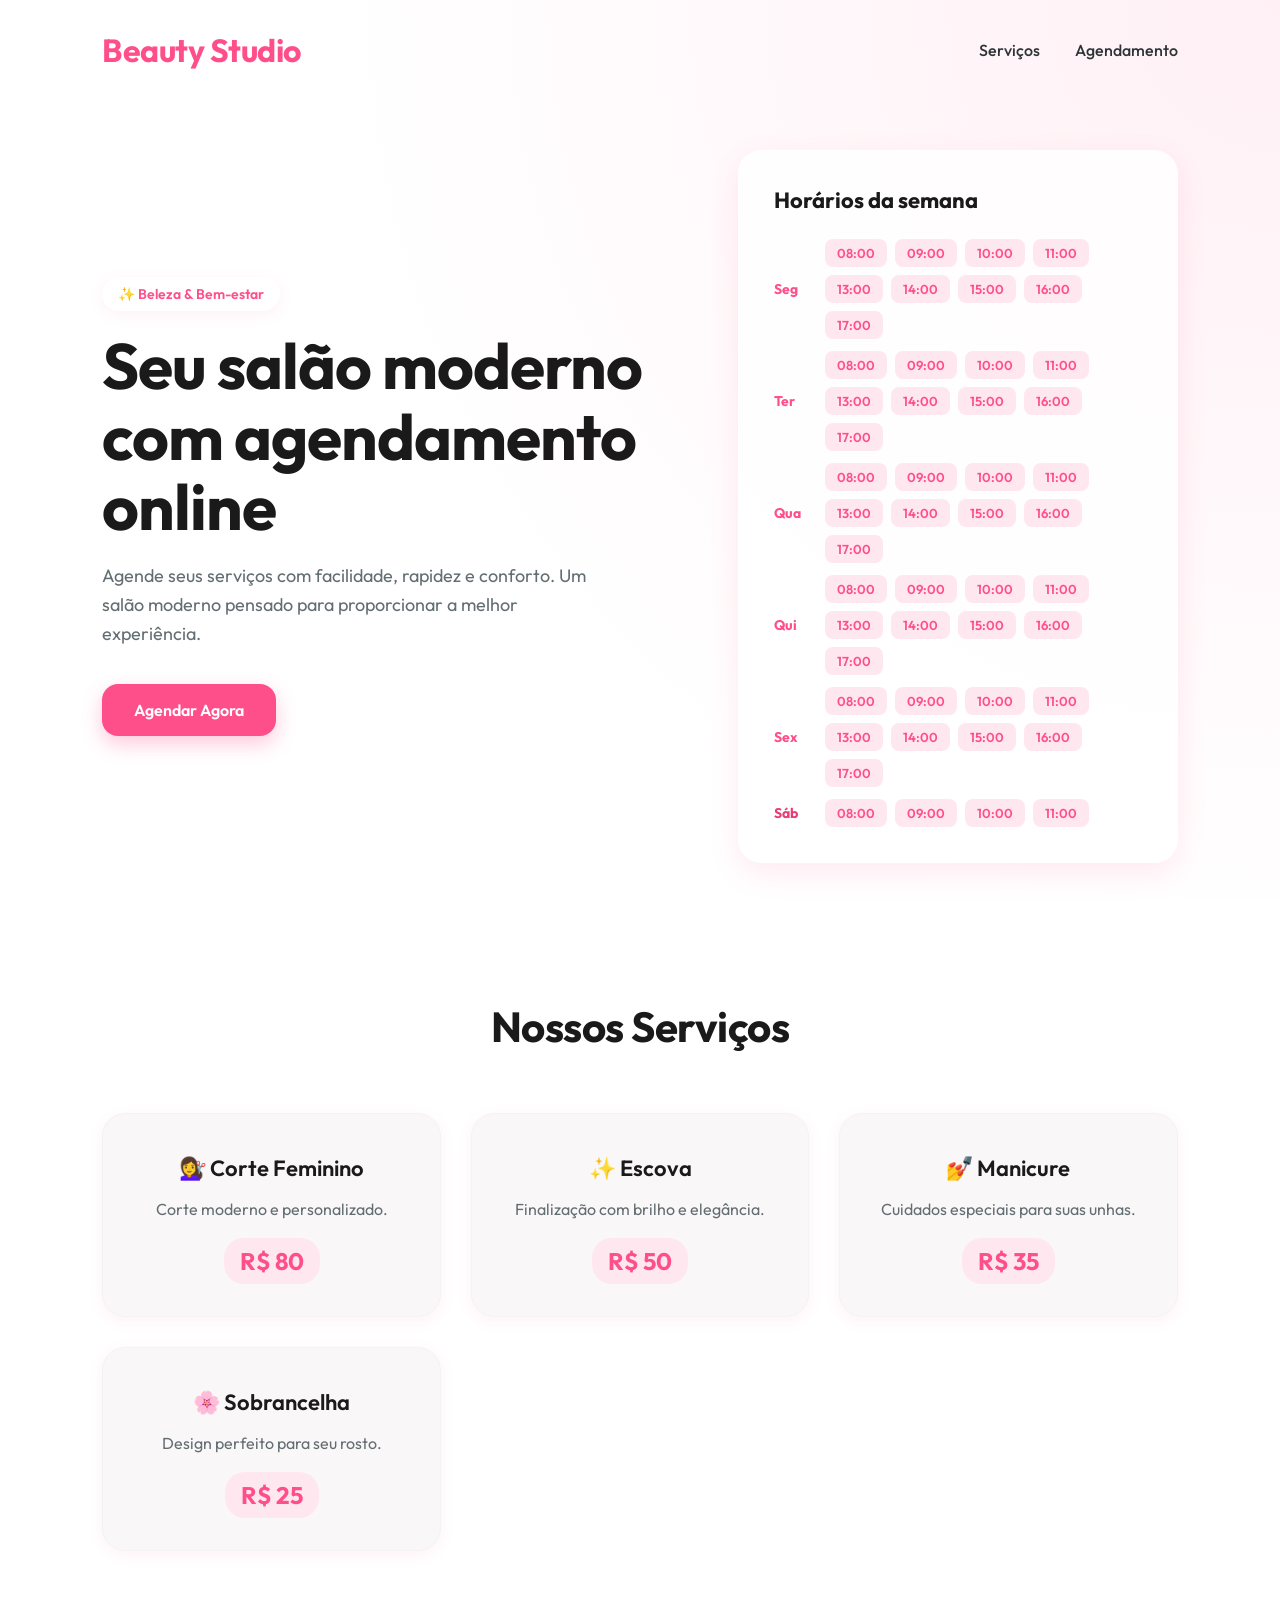
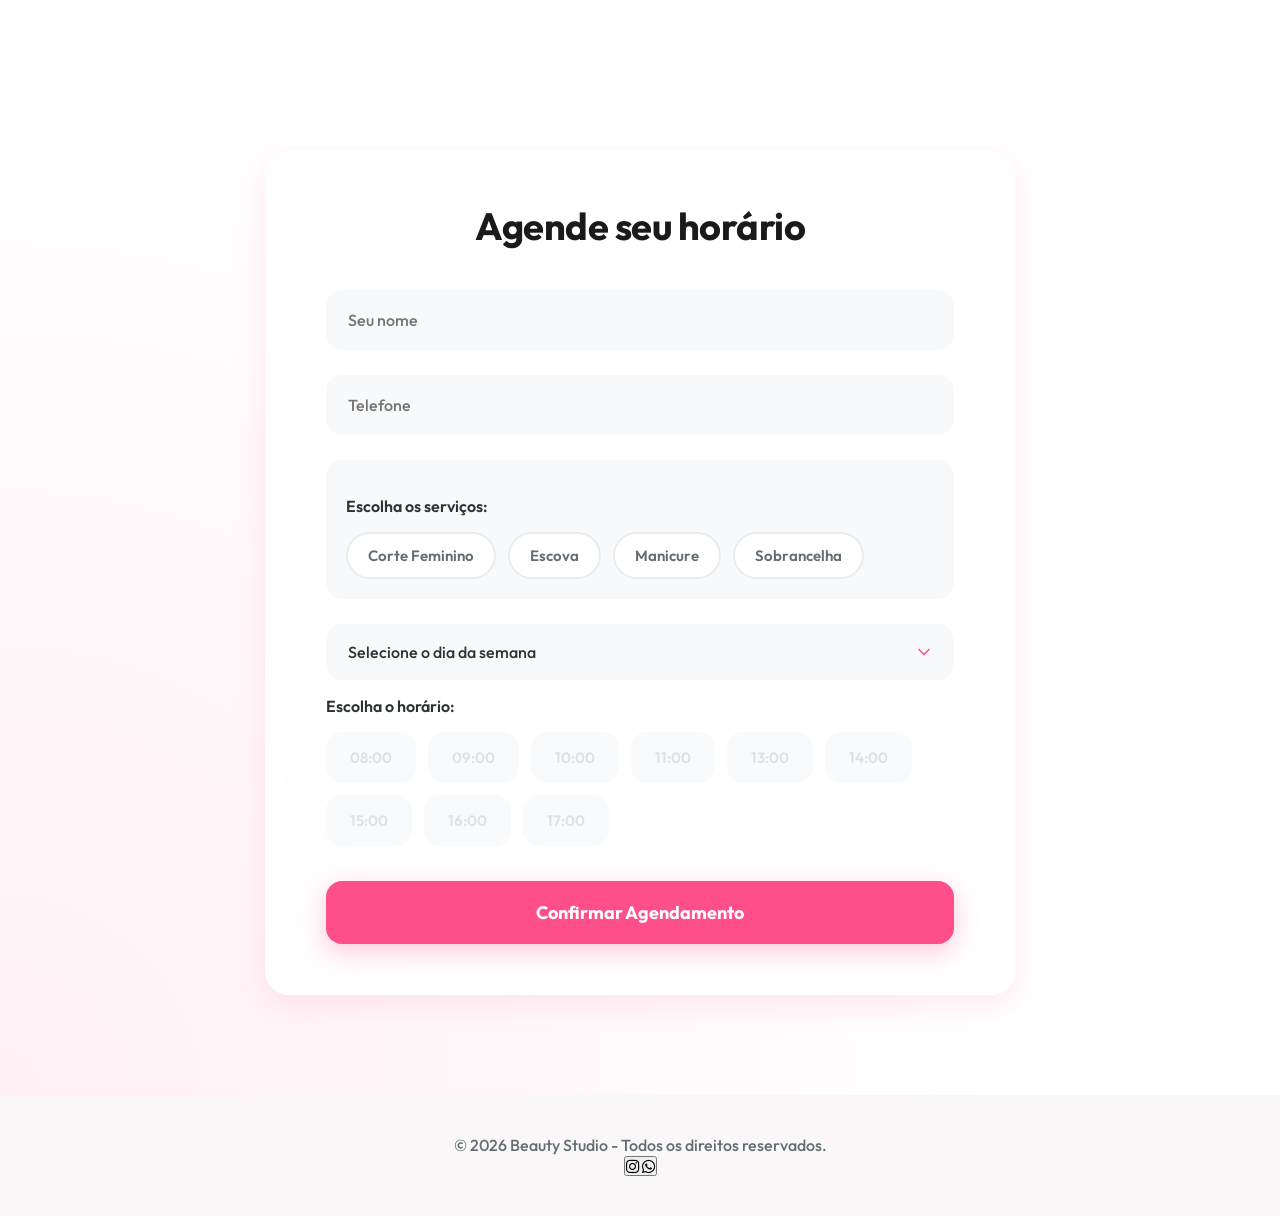
<file: index.html>
<!DOCTYPE html>
<html lang="pt-BR">
<head>
  <meta charset="UTF-8" />
  <meta name="viewport" content="width=device-width, initial-scale=1.0"/>
  <title>Beauty Studio</title>
  <link rel="preconnect" href="https://fonts.googleapis.com">
  <link rel="preconnect" href="https://fonts.gstatic.com" crossorigin>
  <link href="https://fonts.googleapis.com/css2?family=Outfit:wght@300;400;500;600;700&display=swap" rel="stylesheet">
  <link rel="stylesheet" href="https://cdn.jsdelivr.net/npm/bootstrap-icons@1.13.1/font/bootstrap-icons.min.css">
  <link rel="stylesheet" href="style.css"/>
  <script defer src="script.js"></script>
</head>
<body>

  <header class="hero">
    <nav>
      <h2>Beauty Studio</h2>

      <ul>
        <li><a href="#servicos">Serviços</a></li>
        <li><a href="#agendamento">Agendamento</a></li>
      </ul>
    </nav>

    <div class="hero-content">
      <div>
        <span class="tag">✨ Beleza & Bem-estar</span>

        <h1>
          Seu salão moderno com agendamento online
        </h1>

        <p>
          Agende seus serviços com facilidade, rapidez e conforto.
          Um salão moderno pensado para proporcionar a melhor experiência.
        </p>

        <a href="#agendamento" class="btn">
          Agendar Agora
        </a>
      </div>

      <div class="hero-card">
        <h3>Horários da semana</h3>

        <div class="schedule-grid" id="agendaGrid">
          <div class="schedule-row" data-day="Segunda-feira">
            <span class="day-label">Seg</span>
            <div class="hours"><span data-time="08:00">08:00</span><span data-time="09:00">09:00</span><span data-time="10:00">10:00</span><span data-time="11:00">11:00</span><span data-time="13:00">13:00</span><span data-time="14:00">14:00</span><span data-time="15:00">15:00</span><span data-time="16:00">16:00</span><span data-time="17:00">17:00</span></div>
          </div>
          <div class="schedule-row" data-day="Terça-feira">
            <span class="day-label">Ter</span>
            <div class="hours"><span data-time="08:00">08:00</span><span data-time="09:00">09:00</span><span data-time="10:00">10:00</span><span data-time="11:00">11:00</span><span data-time="13:00">13:00</span><span data-time="14:00">14:00</span><span data-time="15:00">15:00</span><span data-time="16:00">16:00</span><span data-time="17:00">17:00</span></div>
          </div>
          <div class="schedule-row" data-day="Quarta-feira">
            <span class="day-label">Qua</span>
            <div class="hours"><span data-time="08:00">08:00</span><span data-time="09:00">09:00</span><span data-time="10:00">10:00</span><span data-time="11:00">11:00</span><span data-time="13:00">13:00</span><span data-time="14:00">14:00</span><span data-time="15:00">15:00</span><span data-time="16:00">16:00</span><span data-time="17:00">17:00</span></div>
          </div>
          <div class="schedule-row" data-day="Quinta-feira">
            <span class="day-label">Qui</span>
            <div class="hours"><span data-time="08:00">08:00</span><span data-time="09:00">09:00</span><span data-time="10:00">10:00</span><span data-time="11:00">11:00</span><span data-time="13:00">13:00</span><span data-time="14:00">14:00</span><span data-time="15:00">15:00</span><span data-time="16:00">16:00</span><span data-time="17:00">17:00</span></div>
          </div>
          <div class="schedule-row" data-day="Sexta-feira">
            <span class="day-label">Sex</span>
            <div class="hours"><span data-time="08:00">08:00</span><span data-time="09:00">09:00</span><span data-time="10:00">10:00</span><span data-time="11:00">11:00</span><span data-time="13:00">13:00</span><span data-time="14:00">14:00</span><span data-time="15:00">15:00</span><span data-time="16:00">16:00</span><span data-time="17:00">17:00</span></div>
          </div>
          <div class="schedule-row" data-day="Sábado">
            <span class="day-label sat">Sáb</span>
            <div class="hours"><span data-time="08:00">08:00</span><span data-time="09:00">09:00</span><span data-time="10:00">10:00</span><span data-time="11:00">11:00</span></div>
          </div>
        </div>
      </div>
    </div>
  </header>

  <section id="servicos" class="services">
    <h2>Nossos Serviços</h2>

    <div class="cards">

      <div class="card">
        <h3>💇‍♀️ Corte Feminino</h3>
        <p>Corte moderno e personalizado.</p>
        <strong>R$ 80</strong>
      </div>

      <div class="card">
        <h3>✨ Escova</h3>
        <p>Finalização com brilho e elegância.</p>
        <strong>R$ 50</strong>
      </div>

      <div class="card">
        <h3>💅 Manicure</h3>
        <p>Cuidados especiais para suas unhas.</p>
        <strong>R$ 35</strong>
      </div>

      <div class="card">
        <h3>🌸 Sobrancelha</h3>
        <p>Design perfeito para seu rosto.</p>
        <strong>R$ 25</strong>
      </div>

    </div>
  </section>

  <section id="agendamento" class="booking">
    <div class="booking-box">

      <h2>Agende seu horário</h2>

      <form id="bookingForm">

        <input type="text" id="name" placeholder="Seu nome" required>

        <input type="tel" id="phone" placeholder="Telefone" required>

        <div class="services-selection">
          <p class="time-label">Escolha os serviços:</p>
          <div class="service-chips">
            <label class="service-chip"><input type="checkbox" name="services" value="Corte Feminino"> Corte Feminino</label>
            <label class="service-chip"><input type="checkbox" name="services" value="Escova"> Escova</label>
            <label class="service-chip"><input type="checkbox" name="services" value="Manicure"> Manicure</label>
            <label class="service-chip"><input type="checkbox" name="services" value="Sobrancelha"> Sobrancelha</label>
          </div>
        </div>

        <div class="day-preference" id="dayPreference" style="display: none;">
          <p class="time-label">Como deseja agendar?</p>
          <div class="radio-group">
            <label><input type="radio" name="scheduleType" value="Mesmo dia" checked> Tudo no mesmo dia</label>
            <label><input type="radio" name="scheduleType" value="Dias separados"> Em dias separados</label>
          </div>
        </div>

        <div id="singleDaySchedule">
          <div class="custom-select" id="customDaySelect">
            <div class="select-selected" id="dayDisplay">Selecione o dia da semana</div>
            <div class="select-items select-hide" id="dayOptions">
              <div data-value="Segunda-feira">Segunda-feira</div>
              <div data-value="Terça-feira">Terça-feira</div>
              <div data-value="Quarta-feira">Quarta-feira</div>
              <div data-value="Quinta-feira">Quinta-feira</div>
              <div data-value="Sexta-feira">Sexta-feira</div>
              <div data-value="Sábado">Sábado (até 12h)</div>
            </div>
            <input type="hidden" id="day" value="">
          </div>

          <p class="time-label">Escolha o horário:</p>
          <div class="time-slots" id="timeSlots">
            <span class="slot" data-time="08:00">08:00</span>
            <span class="slot" data-time="09:00">09:00</span>
            <span class="slot" data-time="10:00">10:00</span>
            <span class="slot" data-time="11:00">11:00</span>
            <span class="slot weekday-only" data-time="13:00">13:00</span>
            <span class="slot weekday-only" data-time="14:00">14:00</span>
            <span class="slot weekday-only" data-time="15:00">15:00</span>
            <span class="slot weekday-only" data-time="16:00">16:00</span>
            <span class="slot weekday-only" data-time="17:00">17:00</span>
          </div>
          <input type="hidden" id="time">
        </div>

        <div id="separateDaysSchedule" style="display: none;">
        </div>

        <button type="submit">
          Confirmar Agendamento
        </button>

      </form>

    </div>
  </section>

  <footer>
    <p>© 2026 Beauty Studio - Todos os direitos reservados.</p>
    <a href="#">
<button>
  <i class="bi bi-instagram"></i>
<i class="bi bi-whatsapp"></i>
</button>
    </a>
  </footer>

</body>
</html>
</file>
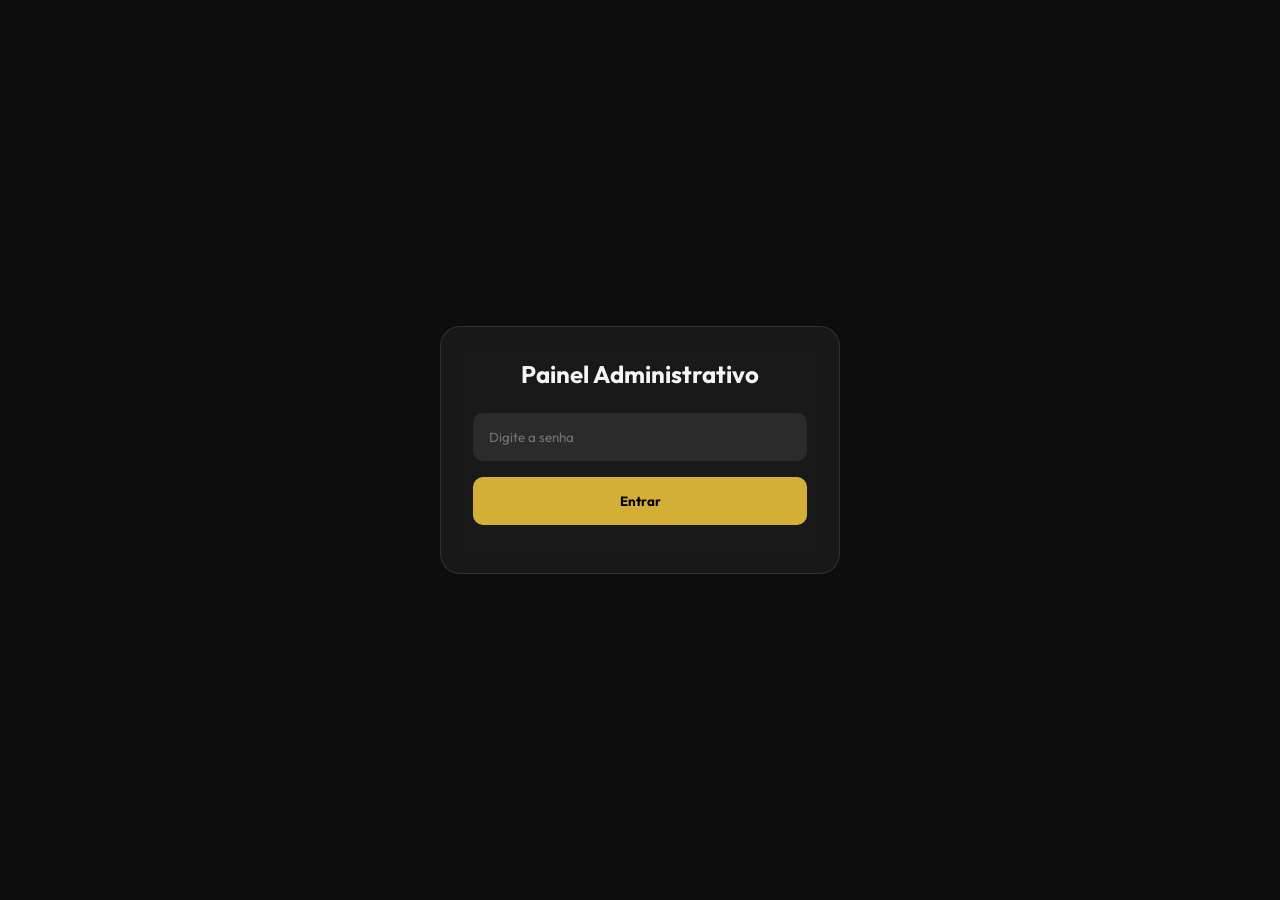
<file: adm.html>
<!DOCTYPE html>
<html lang="pt-BR">

<head>
    <meta charset="UTF-8" />
    <meta name="viewport" content="width=device-width, initial-scale=1.0" />
    <title>Admin - Beauty Studio</title>
    <link rel="preconnect" href="https://fonts.googleapis.com">
    <link rel="preconnect" href="https://fonts.gstatic.com" crossorigin>
    <link href="https://fonts.googleapis.com/css2?family=Outfit:wght@300;400;500;600;700&display=swap" rel="stylesheet">
    <link rel="stylesheet" href="https://cdn.jsdelivr.net/npm/bootstrap-icons@1.13.1/font/bootstrap-icons.min.css">
    <link rel="stylesheet" href="adm.css" />
    <script defer src="adm.js"></script>
</head>

<body>
   
    <div class="login-screen" id="loginScreen">
        <div class="login-box">
            <h2>Painel Administrativo</h2>

            <input type="password" id="adminPassword" placeholder="Digite a senha">

            <button id="loginBtn">
                Entrar
            </button>

            <p id="loginError"></p>
        </div>
    </div>


    <header class="adm-header">
        <nav>
            <h2>Painel <span>Administrativo</span></h2>
            <a href="index.html" class="btn-back"><i class="bi bi-arrow-left"></i> Voltar ao Salão</a>
        </nav>
    </header>

    <main class="adm-dashboard">
        <div class="dashboard-header">
            <div>
                <h1>Agendamentos Recentes</h1>
                <p>Acompanhe e gerencie os pedidos de horários dos clientes.</p>
            </div>
            <button id="clearBtn" class="btn-clear"><i class="bi bi-trash3"></i> Limpar Histórico</button>
        </div>

        <div id="appointmentsGrid" class="appointments-grid">
            <!-- Os cards de agendamento serão renderizados aqui pelo JS -->
        </div>
    </main>

</body>

</html>
</file>
<file: style.css>
@import url('https://fonts.googleapis.com/css2?family=Outfit:wght@300;400;500;600;700&display=swap');

:root {
  --primary: #ff4f8b;
  --primary-hover: #e63d78;
  --primary-light: #ffe7ef;
  --bg: #faf7f8;
  --text: #2d3436;
  --text-muted: #636e72;
  --white: #ffffff;
  --radius-sm: 10px;
  --radius-md: 16px;
  --radius-lg: 24px;
  --shadow-sm: 0 4px 15px rgba(255, 79, 139, 0.08);
  --shadow-md: 0 10px 30px rgba(255, 79, 139, 0.12);
  --shadow-hover: 0 15px 40px rgba(255, 79, 139, 0.2);
  --transition: all 0.3s cubic-bezier(0.25, 0.8, 0.25, 1);
}

* {
  margin: 0;
  padding: 0;
  box-sizing: border-box;
  font-family: 'Outfit', sans-serif;
}
html {
  scroll-behavior: smooth;
  
}

body {
  background: var(--bg);
  color: var(--text);
  overflow-x: hidden;
  -webkit-font-smoothing: antialiased;
}

/* Animations */
@keyframes fadeInUp {
  from { opacity: 0; transform: translateY(20px); }
  to { opacity: 1; transform: translateY(0); }
}

/* Hero Section */
.hero {
  min-height: 100vh;
  background: radial-gradient(circle at top right, #fff0f5 0%, #fff 60%);
  padding: 30px 8%;
  position: relative;
}

nav {
  display: flex;
  justify-content: space-between;
  align-items: center;
  animation: fadeInUp 0.6s ease forwards;
}

nav h2 {
  color: var(--primary);
  font-size: 32px;
  font-weight: 700;
  letter-spacing: -0.5px;
}

nav ul {
  display: flex;
  gap: 35px;
  list-style: none;
}

nav a {
  text-decoration: none;
  color: var(--text);
  font-weight: 500;
  font-size: 16px;
  transition: var(--transition);
  position: relative;
}

nav a::after {
  content: '';
  position: absolute;
  width: 0;
  height: 2px;
  bottom: -4px;
  left: 0;
  background-color: var(--primary);
  transition: var(--transition);
}

nav a:hover {
  color: var(--primary);
}

nav a:hover::after {
  width: 100%;
}

.hero-content {
  display: grid;
  grid-template-columns: 1fr 440px;
  gap: 60px;
  align-items: center;
  margin-top: 80px;
  animation: fadeInUp 0.8s ease forwards;
}

.tag {
  background: var(--white);
  color: var(--primary);
  padding: 8px 16px;
  border-radius: 30px;
  font-size: 14px;
  font-weight: 600;
  box-shadow: var(--shadow-sm);
  display: inline-block;
  margin-bottom: 20px;
}

.hero h1 {
  font-size: 64px;
  font-weight: 700;
  margin: 0 0 20px 0;
  line-height: 1.1;
  color: #1a1a1a;
  letter-spacing: -1px;
}

.hero p {
  font-size: 18px;
  color: var(--text-muted);
  line-height: 1.6;
  margin-bottom: 35px;
  max-width: 500px;
}

.btn {
  background: var(--primary);
  color: var(--white);
  padding: 16px 32px;
  border-radius: var(--radius-md);
  text-decoration: none;
  font-weight: 600;
  font-size: 16px;
  transition: var(--transition);
  display: inline-block;
  box-shadow: 0 8px 20px rgba(255, 79, 139, 0.3);
}

.btn:hover {
  background: var(--primary-hover);
  transform: translateY(-3px);
  box-shadow: 0 12px 25px rgba(255, 79, 139, 0.4);
}

/* Agenda Card */
.hero-card {
  background: rgba(255, 255, 255, 0.8);
  backdrop-filter: blur(12px);
  padding: 35px;
  border-radius: var(--radius-lg);
  box-shadow: var(--shadow-md);
  border: 1px solid rgba(255, 255, 255, 0.5);
  min-width: 420px;
}

.hero-card h3 {
  margin-bottom: 25px;
  font-size: 22px;
  color: #1a1a1a;
}

.schedule-grid {
  display: flex;
  flex-direction: column;
  gap: 12px;
}

.schedule-row {
  display: flex;
  align-items: center;
  gap: 15px;
}

.day-label {
  min-width: 36px;
  font-weight: 700;
  color: var(--primary);
  font-size: 14px;
}

.day-label.sat {
  color: var(--primary-hover);
}

.hours {
  display: flex;
  flex-wrap: wrap;
  gap: 8px;
}

.hours span {
  background: var(--primary-light);
  color: var(--primary);
  padding: 6px 12px;
  border-radius: 8px;
  font-weight: 600;
  font-size: 13px;
  transition: var(--transition);
}

.schedule-row .hours span.highlighted {
  background: var(--primary);
  color: var(--white);
  box-shadow: 0 4px 12px rgba(255, 79, 139, 0.4);
  transform: scale(1.15);
  z-index: 1;
  position: relative;
}

.schedule-row .hours span.booked {
  background: #20c997;
  color: var(--white);
  box-shadow: 0 4px 12px rgba(32, 201, 151, 0.4);
  pointer-events: none;
}

/* Services */
.services {
  padding: 100px 8%;
  background: var(--white);
}

.services h2 {
  text-align: center;
  font-size: 42px;
  margin-bottom: 60px;
  font-weight: 700;
  color: #1a1a1a;
  letter-spacing: -0.5px;
}

.cards {
  display: grid;
  grid-template-columns: repeat(auto-fit, minmax(250px, 1fr));
  gap: 30px;
}

.card {
  background: var(--bg);
  padding: 40px 30px;
  border-radius: var(--radius-lg);
  box-shadow: var(--shadow-sm);
  transition: var(--transition);
  border: 1px solid rgba(0,0,0,0.02);
  text-align: center;
}

.card:hover {
  transform: translateY(-10px);
  box-shadow: var(--shadow-hover);
  background: var(--white);
}

.card h3 {
  margin-bottom: 15px;
  font-size: 22px;
  font-weight: 600;
  color: #1a1a1a;
}

.card p {
  color: var(--text-muted);
  margin-bottom: 25px;
  line-height: 1.5;
}

.card strong {
  color: var(--primary);
  font-size: 24px;
  font-weight: 700;
  background: var(--primary-light);
  padding: 8px 16px;
  border-radius: 20px;
}

/* Booking Section */
.booking {
  padding: 100px 8%;
  background: radial-gradient(circle at bottom left, #fff0f5 0%, #fff 60%);
}

.booking-box {
  background: rgba(255, 255, 255, 0.9);
  backdrop-filter: blur(10px);
  padding: 50px 60px;
  border-radius: var(--radius-lg);
  max-width: 750px;
  margin: auto;
  box-shadow: var(--shadow-md);
  border: 1px solid rgba(255, 255, 255, 0.8);
}

.booking-box h2 {
  text-align: center;
  margin-bottom: 40px;
  font-size: 38px;
  font-weight: 700;
  color: #1a1a1a;
  letter-spacing: -0.5px;
}

form {
  display: flex;
  flex-direction: column;
  gap: 25px;
}

input[type="text"],
input[type="tel"],
select {
  padding: 18px 20px;
  border: 2px solid transparent;
  background: #f8f9fa;
  border-radius: var(--radius-md);
  font-size: 16px;
  transition: var(--transition);
  color: var(--text);
  font-weight: 500;
}

input[type="text"]:focus,
input[type="tel"]:focus,
select:focus {
  outline: none;
  border-color: var(--primary);
  background: var(--white);
  box-shadow: 0 0 0 4px rgba(255, 79, 139, 0.1);
}

.time-label {
  font-weight: 600;
  color: var(--text);
  font-size: 16px;
  margin-bottom: -5px;
}

/* Service Chips */
.services-selection {
  background: #f8f9fa;
  padding: 20px;
  border-radius: var(--radius-md);
}

.service-chips {
  display: flex;
  flex-wrap: wrap;
  gap: 12px;
  margin-top: 15px;
}

.service-chip {
  background: var(--white);
  border: 2px solid #e9ecef;
  color: var(--text-muted);
  padding: 12px 20px;
  border-radius: 30px;
  font-weight: 600;
  cursor: pointer;
  transition: var(--transition);
  display: flex;
  align-items: center;
  font-size: 15px;
}

.service-chip input {
  display: none;
}

.service-chip:hover {
  border-color: #ced4da;
  color: var(--text);
}

.service-chip:has(input:checked) {
  background: var(--primary);
  border-color: var(--primary);
  color: var(--white);
  box-shadow: 0 4px 12px rgba(255, 79, 139, 0.3);
}

/* Radio Group */
.radio-group {
  display: flex;
  gap: 25px;
  margin-top: 15px;
  background: #f8f9fa;
  padding: 20px;
  border-radius: var(--radius-md);
}

.radio-group label {
  display: flex;
  align-items: center;
  gap: 10px;
  font-weight: 600;
  cursor: pointer;
  color: var(--text);
}

.radio-group input[type="radio"] {
  width: 20px;
  height: 20px;
  accent-color: var(--primary);
  cursor: pointer;
}

/* Time Slots */

.time-label{
  margin: 1em 0;
}
.time-slots {
  display: flex;
  flex-wrap: wrap;
  gap: 12px;
}

.slot {
  background: var(--primary-light);
  color: var(--primary);
  padding: 14px 22px;
  border-radius: var(--radius-md);
  font-weight: 600;
  font-size: 15px;
  cursor: pointer;
  transition: var(--transition);
  user-select: none;
  border: 2px solid transparent;
}

.slot:hover {
  background: #ffd0e0;
  transform: translateY(-2px);
}

.slot.selected {
  background: var(--primary);
  color: var(--white);
  box-shadow: 0 6px 16px rgba(255, 79, 139, 0.35);
  transform: translateY(-2px);
}

.slot.disabled {
  opacity: 0.4;
  cursor: not-allowed;
  background: #f1f3f5;
  color: #adb5bd;
}

.slot.disabled:hover {
  transform: none;
  background: #f1f3f5;
}

/* Separate Days Schedule */
#separateDaysSchedule {
  display: flex;
  flex-direction: column;
  gap: 15px;
   
}


/* Custom Select */
.custom-select {
  position: relative;
  width: 100%;
  margin-bottom: 10px;
}

.select-selected {
  padding: 16px 45px 16px 20px;
  font-size: 16px;
  font-weight: 500;
  color: var(--text);
  background-color: #f8f9fa;
  border: 2px solid transparent;
  border-radius: var(--radius-md);
  transition: var(--transition);
  cursor: pointer;
  background-image: url("data:image/svg+xml,%3Csvg xmlns='http://www.w3.org/2000/svg' viewBox='0 0 24 24' fill='none' stroke='%23ff4f8b' stroke-width='2' stroke-linecap='round' stroke-linejoin='round'%3E%3Cpolyline points='6 9 12 15 18 9'%3E%3C/polyline%3E%3C/svg%3E");
  background-repeat: no-repeat;
  background-position: right 18px center;
  background-size: 20px;
}

.select-selected:hover {
  background-color: var(--white);
  border-color: #ffd0e0;
  transform: translateY(-3px);
  box-shadow: 0 8px 20px rgba(255, 79, 139, 0.12);
}

.select-selected.select-arrow-active {
  border-color: var(--primary);
  background-color: var(--white);
  box-shadow: 0 0 0 4px rgba(255, 79, 139, 0.15);
  transform: translateY(-3px);
  background-image: url("data:image/svg+xml,%3Csvg xmlns='http://www.w3.org/2000/svg' viewBox='0 0 24 24' fill='none' stroke='%23ff4f8b' stroke-width='2' stroke-linecap='round' stroke-linejoin='round'%3E%3Cpolyline points='18 15 12 9 6 15'%3E%3C/polyline%3E%3C/svg%3E");
}

.select-items {
  position: absolute;
  background-color: var(--white);
  top: 100%;
  left: 0;
  right: 0;
  z-index: 99;
  border-radius: var(--radius-md);
  box-shadow: 0 15px 40px rgba(0, 0, 0, 0.15);
  overflow: hidden;
  margin-top: 8px;
  border: 1px solid #f1f3f5;
  transition: all 0.3s cubic-bezier(0.25, 0.8, 0.25, 1);
  opacity: 1;
  visibility: visible;
  transform: translateY(0);
}

.select-hide {
  opacity: 0;
  visibility: hidden;
  transform: translateY(-10px);
}

.select-items div {
  padding: 14px 20px;
  cursor: pointer;
  font-size: 16px;
  font-weight: 500;
  color: var(--text);
  transition: var(--transition);
}

.select-items div:hover {
  background-color: var(--primary-light);
  color: var(--primary);
  font-weight: 700;
}

.same-as-selected {
  background-color: var(--primary-light);
  color: var(--primary) !important;
  font-weight: 700 !important;
}

.service-schedule-row {
  display: flex;
  flex-direction: column;
  gap: 12px;
  background: #fff;
  padding: 20px;
  border-radius: var(--radius-md);
  border: 1px solid #f1f3f5;
  box-shadow: var(--shadow-sm);
  transition: var(--transition);
}

.service-schedule-row:hover {
  border-color: #ffd0e0;
}

.service-schedule-row strong {
  color: var(--primary);
  font-size: 16px;
  font-weight: 700;
}

.service-schedule-inputs {
  display: flex;
  gap: 15px;
}

.service-schedule-inputs select {
  flex: 1;
  padding: 14px 18px;
  background: #f8f9fa;
}

/* Submit Button */
button[type="submit"] {
  padding: 20px;
  border: none;
  background: var(--primary);
  color: var(--white);
  font-size: 18px;
  font-weight: 700;
  border-radius: var(--radius-md);
  cursor: pointer;
  transition: var(--transition);
  box-shadow: 0 8px 25px rgba(255, 79, 139, 0.3);
  margin-top: 10px;
}

button[type="submit"]:hover {
  background: var(--primary-hover);
  transform: translateY(-3px);
  box-shadow: 0 12px 30px rgba(255, 79, 139, 0.4);
}

footer {
  text-align: center;
  padding: 40px 20px;
  color: var(--text-muted);
  font-weight: 500;
  background: var(--bg);
}

@media(max-width: 900px) {
  .hero-content {
    grid-template-columns: 1fr;
    gap: 40px;
  }

  .hero-card {
    min-width: 100%;
  }

  .hero h1 {
    font-size: 48px;
  }

  nav ul {
    display: none;
  }

  .booking-box {
    padding: 30px 20px;
  }

  .service-schedule-inputs {
    flex-direction: column;
  }
}
</file>
<file: adm.css>
:root {
  --primary: #d4af37;
  --bg-color: #0d0d0d;
  --card-bg: rgba(255, 255, 255, 0.05);
  --text-main: #f5f5f5;
  --text-muted: #aaa;
  --border-color: rgba(255, 255, 255, 0.1);
  --glass-blur: blur(12px);
}

* {
  margin: 0;
  padding: 0;
  box-sizing: border-box;
  font-family: 'Outfit', sans-serif;
}

body {
  background: linear-gradient(135deg, var(--bg-color), #1a1a1a);
  color: var(--text-main);
  min-height: 100vh;
}
/* LOGIN */

.login-screen {
  position: fixed;
  inset: 0;
  background: #0d0d0d;
  display: flex;
  justify-content: center;
  align-items: center;
  z-index: 9999;
}

.login-box {
  width: 100%;
  max-width: 400px;
  background: rgba(255,255,255,0.05);
  padding: 2rem;
  border-radius: 20px;
  border: 1px solid rgba(255,255,255,0.1);
  backdrop-filter: blur(12px);
}

.login-box h2 {
  margin-bottom: 1.5rem;
  text-align: center;
}

.login-box input {
  width: 100%;
  padding: 1rem;
  border-radius: 10px;
  border: none;
  outline: none;
  margin-bottom: 1rem;
  background: rgba(255,255,255,0.08);
  color: white;
}

.login-box button {
  width: 100%;
  padding: 1rem;
  border: none;
  border-radius: 10px;
  background: var(--primary);
  color: black;
  font-weight: 700;
  cursor: pointer;
}

#loginError {
  color: red;
  margin-top: 1rem;
  text-align: center;
}

/* STATUS */

.status-actions {
  display: flex;
  gap: .5rem;
  margin-top: 1rem;
  flex-wrap: wrap;
}

.status-btn {
  flex: 1;
  padding: .7rem;
  border: none;
  border-radius: 8px;
  cursor: pointer;
  font-size: .8rem;
  font-weight: 600;
}

.btn-complete {
  background: rgba(46, 204, 113, 0.15);
  color: #2ecc71;
}

.btn-missed {
  background: rgba(231, 76, 60, 0.15);
  color: #ff5c5c;
}

.current-status {
  margin-top: 1rem;
  padding: .7rem;
  border-radius: 8px;
  text-align: center;
  font-size: .85rem;
  font-weight: 600;
}

.status-completed {
  background: rgba(46, 204, 113, 0.15);
  color: #2ecc71;
}

.status-missed {
  background: rgba(231, 76, 60, 0.15);
  color: #ff5c5c;
}

/* ESTATÍSTICAS */

.stats-cards {
  display: grid;
  grid-template-columns: repeat(auto-fit, minmax(200px,1fr));
  gap: 1rem;
  margin-bottom: 2rem;
}

.stat-card {
  background: rgba(255,255,255,0.05);
  border: 1px solid rgba(255,255,255,0.08);
  padding: 1.5rem;
  border-radius: 16px;
  backdrop-filter: blur(10px);
}

.stat-card span {
  display: block;
  color: var(--text-muted);
  margin-bottom: .5rem;
}

.stat-card strong {
  font-size: 2rem;
  color: var(--primary);
}

/* Header */
.adm-header {
  background: var(--card-bg);
  backdrop-filter: var(--glass-blur);
  border-bottom: 1px solid var(--border-color);
  padding: 1.5rem 5%;
  position: sticky;
  top: 0;
  z-index: 100;
}

.adm-header nav {
  display: flex;
  justify-content: space-between;
  align-items: center;
  max-width: 1200px;
  margin: 0 auto;
}

.adm-header h2 {
  font-size: 1.5rem;
  font-weight: 600;
  letter-spacing: 1px;
}

.adm-header h2 span {
  color: var(--primary);
}

.btn-back {
  text-decoration: none;
  color: var(--text-main);
  background: rgba(255, 255, 255, 0.1);
  padding: 0.5rem 1rem;
  border-radius: 8px;
  font-size: 0.9rem;
  display: flex;
  align-items: center;
  gap: 0.5rem;
  transition: all 0.3s ease;
}

.btn-back:hover {
  background: rgba(255, 255, 255, 0.2);
  transform: translateY(-2px);
}

/* Dashboard */
.adm-dashboard {
  max-width: 1200px;
  margin: 2rem auto;
  padding: 0 5%;
}

.dashboard-header {
  display: flex;
  justify-content: space-between;
  align-items: flex-end;
  margin-bottom: 2.5rem;
}

.dashboard-header h1 {
  font-size: 2.5rem;
  margin-bottom: 0.5rem;
  font-weight: 700;
}

.dashboard-header p {
  color: var(--text-muted);
}

.btn-clear {
  background: rgba(255, 60, 60, 0.1);
  color: #ff4d4d;
  border: 1px solid rgba(255, 60, 60, 0.2);
  padding: 0.6rem 1.2rem;
  border-radius: 8px;
  cursor: pointer;
  font-weight: 500;
  font-size: 0.9rem;
  display: flex;
  align-items: center;
  gap: 0.5rem;
  transition: all 0.3s ease;
}

.btn-clear:hover {
  background: rgba(255, 60, 60, 0.2);
  transform: translateY(-2px);
}

/* Grid */
.appointments-grid {
  display: grid;
  grid-template-columns: repeat(auto-fill, minmax(320px, 1fr));
  gap: 1.5rem;
}

.empty-state {
  grid-column: 1 / -1;
  text-align: center;
  padding: 4rem 2rem;
  background: var(--card-bg);
  border-radius: 16px;
  border: 1px dashed var(--border-color);
  color: var(--text-muted);
}

/* Card */
.appointment-card {
  background: var(--card-bg);
  backdrop-filter: var(--glass-blur);
  border: 1px solid var(--border-color);
  border-radius: 16px;
  padding: 1.5rem;
  transition: all 0.3s ease;
  position: relative;
  overflow: hidden;
}

.appointment-card:hover {
  transform: translateY(-5px);
  border-color: rgba(212, 175, 55, 0.4);
  box-shadow: 0 10px 30px rgba(0, 0, 0, 0.5);
}

.card-header {
  display: flex;
  justify-content: space-between;
  align-items: flex-start;
  margin-bottom: 1rem;
  padding-bottom: 1rem;
  border-bottom: 1px solid var(--border-color);
}

.client-info h3 {
  font-size: 1.2rem;
  margin-bottom: 0.2rem;
  display: flex;
  align-items: center;
  gap: 0.5rem;
}

.client-info p {
  color: var(--text-muted);
  font-size: 0.9rem;
  display: flex;
  align-items: center;
  gap: 0.4rem;
}

.status-badge {
  font-size: 0.7rem;
  text-transform: uppercase;
  letter-spacing: 1px;
  font-weight: 600;
  padding: 0.3rem 0.6rem;
  border-radius: 20px;
}

.status-badge.same-day {
  background: rgba(46, 204, 113, 0.15);
  color: #2ecc71;
  border: 1px solid rgba(46, 204, 113, 0.3);
}

.status-badge.separate-days {
  background: rgba(52, 152, 219, 0.15);
  color: #3498db;
  border: 1px solid rgba(52, 152, 219, 0.3);
}

.card-body h4 {
  font-size: 0.9rem;
  color: var(--text-muted);
  margin-bottom: 0.8rem;
  text-transform: uppercase;
  letter-spacing: 0.5px;
}

.services-list {
  display: flex;
  flex-wrap: wrap;
  gap: 0.5rem;
  margin-bottom: 1.5rem;
}

.service-tag {
  background: rgba(255, 255, 255, 0.08);
  padding: 0.3rem 0.8rem;
  border-radius: 6px;
  font-size: 0.85rem;
}

.schedules-list {
  display: flex;
  flex-direction: column;
  gap: 0.8rem;
}

.schedule-item {
  display: flex;
  align-items: center;
  gap: 1rem;
  background: rgba(0, 0, 0, 0.3);
  padding: 0.8rem;
  border-radius: 8px;
  border-left: 3px solid var(--primary);
}

.schedule-item i {
  color: var(--primary);
  font-size: 1.2rem;
}

.schedule-details {
  display: flex;
  flex-direction: column;
}

.schedule-details strong {
  font-size: 0.95rem;
}

.schedule-details span {
  font-size: 0.8rem;
  color: var(--text-muted);
}

.card-footer {
  margin-top: 1.5rem;
  padding-top: 1rem;
  border-top: 1px solid var(--border-color);
  font-size: 0.75rem;
  color: var(--text-muted);
  text-align: right;
}

@media (max-width: 768px) {
  .dashboard-header {
    flex-direction: column;
    align-items: flex-start;
    gap: 1rem;
  }
}
</file>
